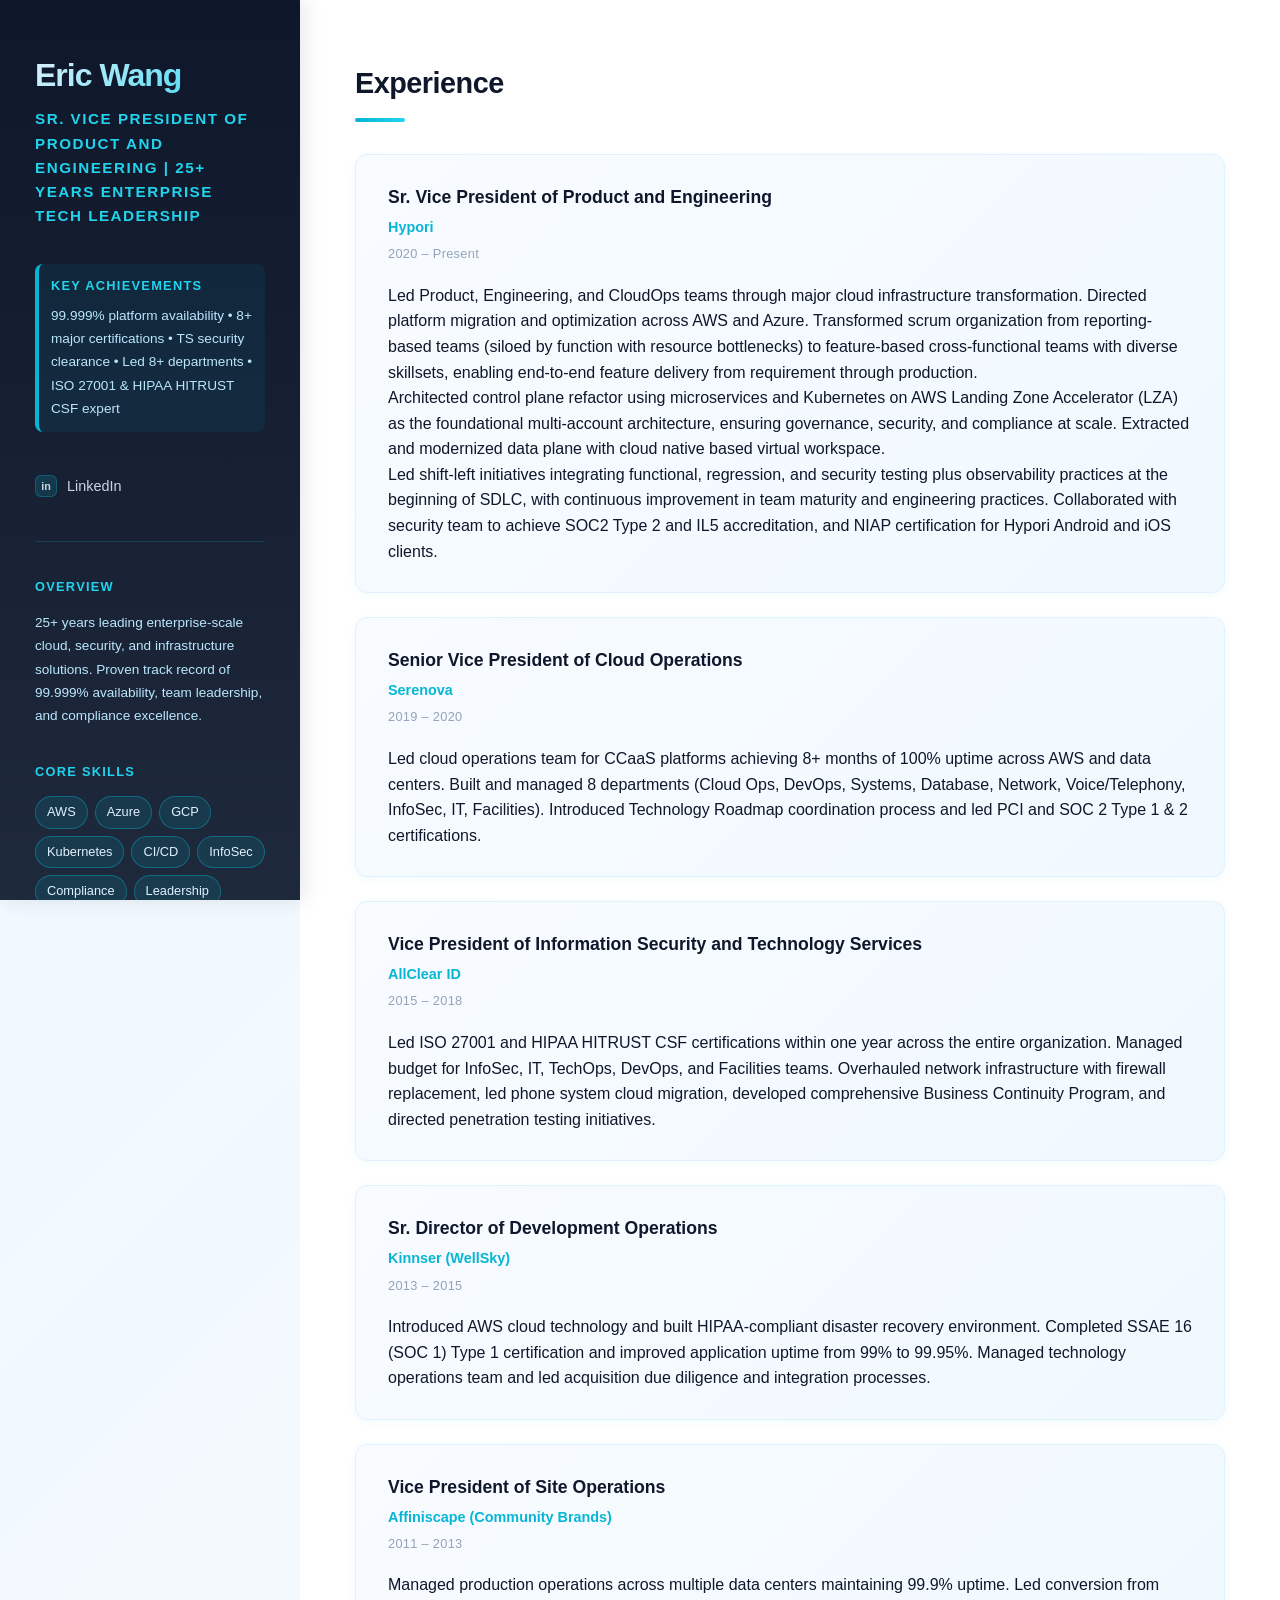
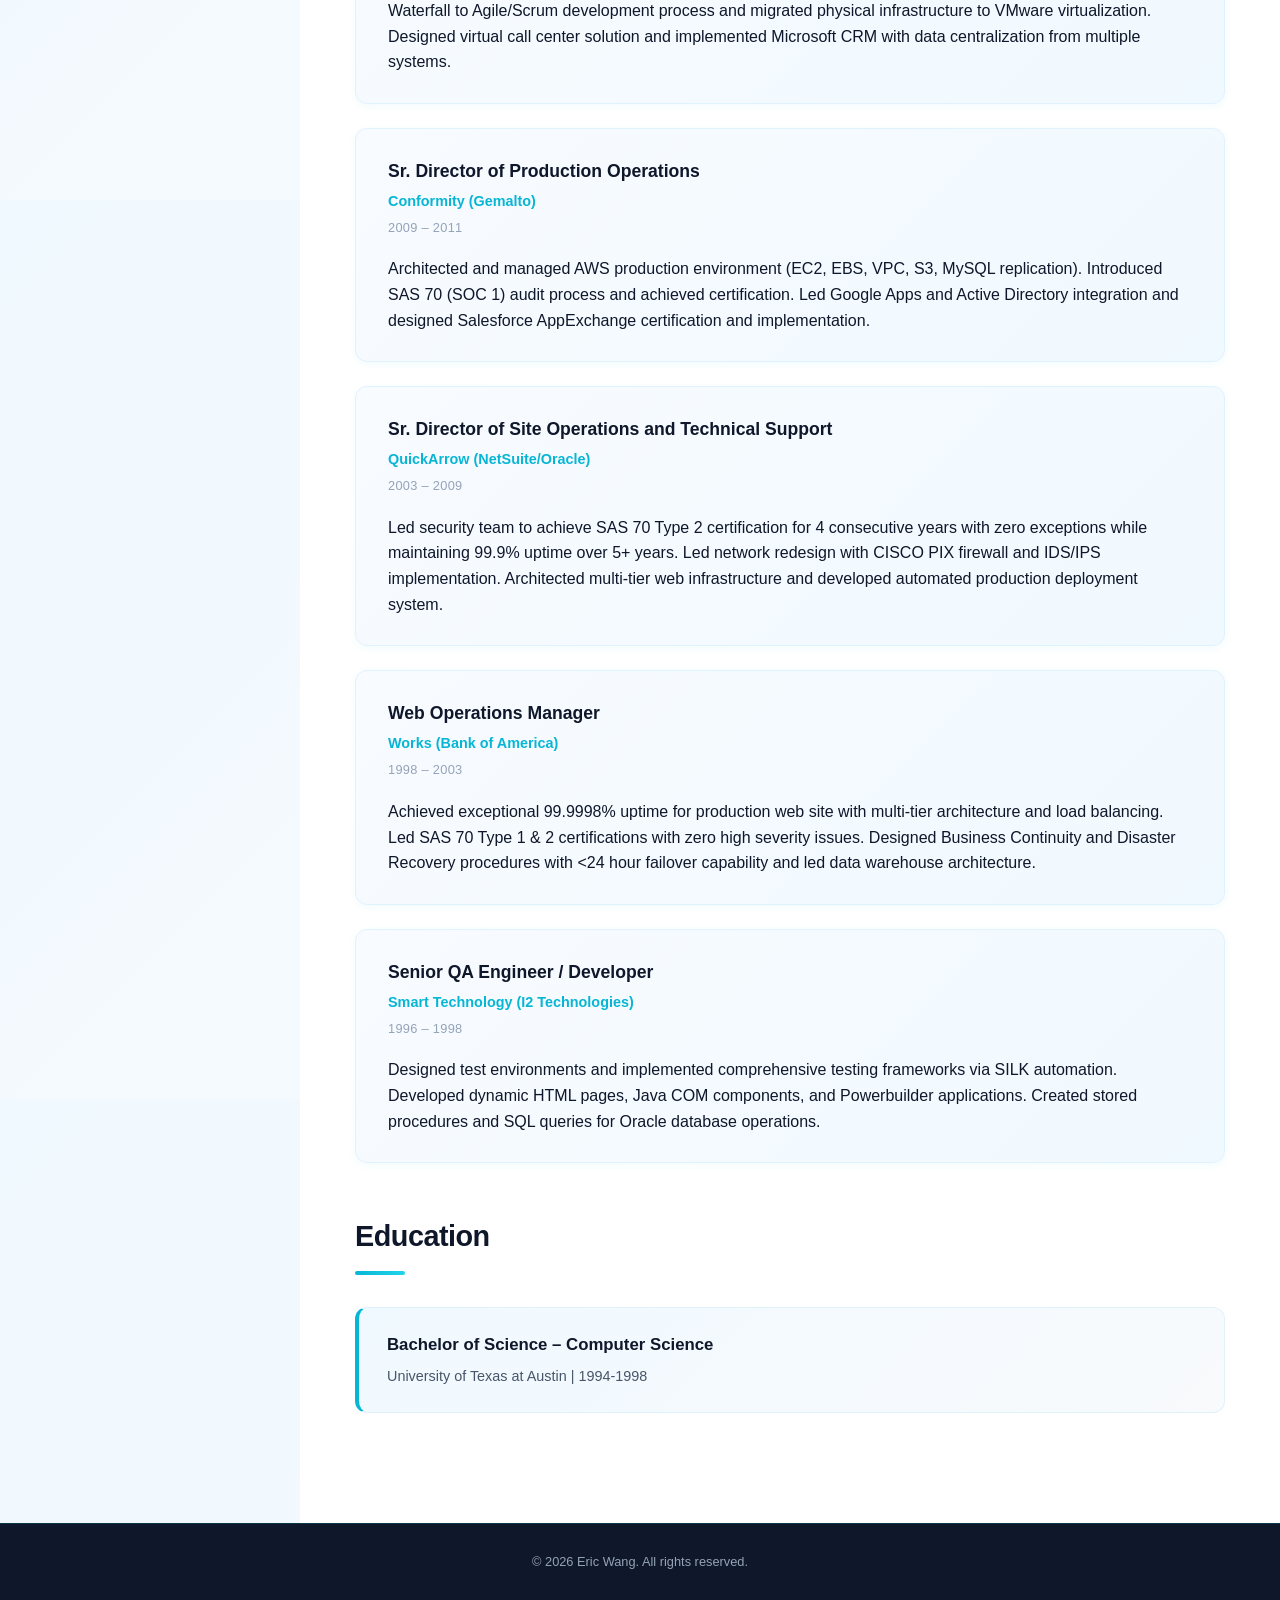
<file: index.html>
<!DOCTYPE html>
<html lang="en">
<head>
    <meta charset="UTF-8">
    <meta name="viewport" content="width=device-width, initial-scale=1.0">
    <meta name="description" content="Sr. VP Product and Engineering with 25+ years leading cloud infrastructure, DevOps, and technology teams. AWS, Azure, Kubernetes, ISO 27001, SOC2, IL5, NIAP certified.">
    <meta name="keywords" content="VP Engineering, Cloud Operations, AWS, Azure, Kubernetes, DevOps, Technical Executive, Information Security, SOC2, ISO 27001">
    <meta name="author" content="Eric Wang">
    <meta property="og:title" content="Eric Wang - Technical Executive Resume">
    <meta property="og:description" content="Sr. VP Product and Engineering | 25+ Years Enterprise Tech Leadership">
    <meta property="og:type" content="website">
    <meta property="og:image" content="https://og-image.vercel.app/Eric%20Wang.png?theme=dark&md=1&fontSize=120px&images=https%3A%2F%2Fassets.vercel.com%2Fimage%2Fupload%2Ffront%2Fassets%2Fdesign%2Fnextjs-black-logo.svg">
    <meta property="og:url" content="https://resume.ericwang.com">
    <title>Eric Wang - Technical Executive Resume</title>
    <link rel="stylesheet" href="style.css">
</head>
<body>
    <div class="wrapper">
        <aside class="sidebar">
            <div class="sidebar-content">
                <h1>Eric Wang</h1>
                <p class="title">Sr. Vice President of Product and Engineering | 25+ Years Enterprise Tech Leadership</p>

                <div class="sidebar-section" style="background: rgba(6, 182, 212, 0.08); border-left: 4px solid var(--accent); border-radius: 8px; padding: 12px;">
                    <h3 style="margin-bottom: 8px;">Key Achievements</h3>
                    <p style="font-size: 0.85em; margin: 0;">99.999% platform availability • 8+ major certifications • TS security clearance • Led 8+ departments • ISO 27001 & HIPAA HITRUST CSF expert</p>
                </div>

                <div class="contact-section">
                    <a href="https://www.linkedin.com/in/ewang" target="_blank" class="contact-link">
                        <span class="icon">in</span> LinkedIn
                    </a>
                </div>

                <div class="sidebar-section">
                    <h3>Overview</h3>
                    <p>25+ years leading enterprise-scale cloud, security, and infrastructure solutions. Proven track record of 99.999% availability, team leadership, and compliance excellence.</p>
                </div>

                <div class="sidebar-section">
                    <h3>Core Skills</h3>
                    <div class="skill-tags">
                        <span>AWS</span>
                        <span>Azure</span>
                        <span>GCP</span>
                        <span>Kubernetes</span>
                        <span>CI/CD</span>
                        <span>InfoSec</span>
                        <span>Compliance</span>
                        <span>Leadership</span>
                    </div>
                </div>

                <div class="sidebar-section">
                    <h3>Certifications</h3>
                    <ul class="cert-list">
                        <li>Top Secret Security Clearance</li>
                        <li>ISO 27001</li>
                        <li>HIPAA/HITRUST CSF</li>
                        <li>SOC 2 Type 1 and 2</li>
                        <li>ITIL</li>
                    </ul>
                </div>
            </div>
        </aside>

        <main class="content">
            <section class="experience">
                <h2>Experience</h2>

                <div class="job">
                    <div class="job-header">
                        <h3>Sr. Vice President of Product and Engineering</h3>
                        <p class="company">Hypori</p>
                        <p class="dates">2020 – Present</p>
                    </div>
                    <p>Led Product, Engineering, and CloudOps teams through major cloud infrastructure transformation. Directed platform migration and optimization across AWS and Azure. Transformed scrum organization from reporting-based teams (siloed by function with resource bottlenecks) to feature-based cross-functional teams with diverse skillsets, enabling end-to-end feature delivery from requirement through production.</p>
                    <p>Architected control plane refactor using microservices and Kubernetes on AWS Landing Zone Accelerator (LZA) as the foundational multi-account architecture, ensuring governance, security, and compliance at scale. Extracted and modernized data plane with cloud native based virtual workspace.</p>
                    <p>Led shift-left initiatives integrating functional, regression, and security testing plus observability practices at the beginning of SDLC, with continuous improvement in team maturity and engineering practices. Collaborated with security team to achieve SOC2 Type 2 and IL5 accreditation, and NIAP certification for Hypori Android and iOS clients.</p>
                </div>

                <div class="job">
                    <div class="job-header">
                        <h3>Senior Vice President of Cloud Operations</h3>
                        <p class="company">Serenova</p>
                        <p class="dates">2019 – 2020</p>
                    </div>
                    <p>Led cloud operations team for CCaaS platforms achieving 8+ months of 100% uptime across AWS and data centers. Built and managed 8 departments (Cloud Ops, DevOps, Systems, Database, Network, Voice/Telephony, InfoSec, IT, Facilities). Introduced Technology Roadmap coordination process and led PCI and SOC 2 Type 1 & 2 certifications.</p>
                </div>

                <div class="job">
                    <div class="job-header">
                        <h3>Vice President of Information Security and Technology Services</h3>
                        <p class="company">AllClear ID</p>
                        <p class="dates">2015 – 2018</p>
                    </div>
                    <p>Led ISO 27001 and HIPAA HITRUST CSF certifications within one year across the entire organization. Managed budget for InfoSec, IT, TechOps, DevOps, and Facilities teams. Overhauled network infrastructure with firewall replacement, led phone system cloud migration, developed comprehensive Business Continuity Program, and directed penetration testing initiatives.</p>
                </div>

                <div class="job">
                    <div class="job-header">
                        <h3>Sr. Director of Development Operations</h3>
                        <p class="company">Kinnser (WellSky)</p>
                        <p class="dates">2013 – 2015</p>
                    </div>
                    <p>Introduced AWS cloud technology and built HIPAA-compliant disaster recovery environment. Completed SSAE 16 (SOC 1) Type 1 certification and improved application uptime from 99% to 99.95%. Managed technology operations team and led acquisition due diligence and integration processes.</p>
                </div>

                <div class="job">
                    <div class="job-header">
                        <h3>Vice President of Site Operations</h3>
                        <p class="company">Affiniscape (Community Brands)</p>
                        <p class="dates">2011 – 2013</p>
                    </div>
                    <p>Managed production operations across multiple data centers maintaining 99.9% uptime. Led conversion from Waterfall to Agile/Scrum development process and migrated physical infrastructure to VMware virtualization. Designed virtual call center solution and implemented Microsoft CRM with data centralization from multiple systems.</p>
                </div>

                <div class="job">
                    <div class="job-header">
                        <h3>Sr. Director of Production Operations</h3>
                        <p class="company">Conformity (Gemalto)</p>
                        <p class="dates">2009 – 2011</p>
                    </div>
                    <p>Architected and managed AWS production environment (EC2, EBS, VPC, S3, MySQL replication). Introduced SAS 70 (SOC 1) audit process and achieved certification. Led Google Apps and Active Directory integration and designed Salesforce AppExchange certification and implementation.</p>
                </div>

                <div class="job">
                    <div class="job-header">
                        <h3>Sr. Director of Site Operations and Technical Support</h3>
                        <p class="company">QuickArrow (NetSuite/Oracle)</p>
                        <p class="dates">2003 – 2009</p>
                    </div>
                    <p>Led security team to achieve SAS 70 Type 2 certification for 4 consecutive years with zero exceptions while maintaining 99.9% uptime over 5+ years. Led network redesign with CISCO PIX firewall and IDS/IPS implementation. Architected multi-tier web infrastructure and developed automated production deployment system.</p>
                </div>

                <div class="job">
                    <div class="job-header">
                        <h3>Web Operations Manager</h3>
                        <p class="company">Works (Bank of America)</p>
                        <p class="dates">1998 – 2003</p>
                    </div>
                    <p>Achieved exceptional 99.9998% uptime for production web site with multi-tier architecture and load balancing. Led SAS 70 Type 1 & 2 certifications with zero high severity issues. Designed Business Continuity and Disaster Recovery procedures with &lt;24 hour failover capability and led data warehouse architecture.</p>
                </div>

                <div class="job">
                    <div class="job-header">
                        <h3>Senior QA Engineer / Developer</h3>
                        <p class="company">Smart Technology (I2 Technologies)</p>
                        <p class="dates">1996 – 1998</p>
                    </div>
                    <p>Designed test environments and implemented comprehensive testing frameworks via SILK automation. Developed dynamic HTML pages, Java COM components, and Powerbuilder applications. Created stored procedures and SQL queries for Oracle database operations.</p>
                </div>
            </section>

            <section class="education">
                <h2>Education</h2>
                <div class="edu-item">
                    <h3>Bachelor of Science – Computer Science</h3>
                    <p>University of Texas at Austin | 1994-1998</p>
                </div>
            </section>
        </main>
    </div>

    <footer>
        <p>&copy; 2026 Eric Wang. All rights reserved.</p>
    </footer>
</body>
</html>
</file>
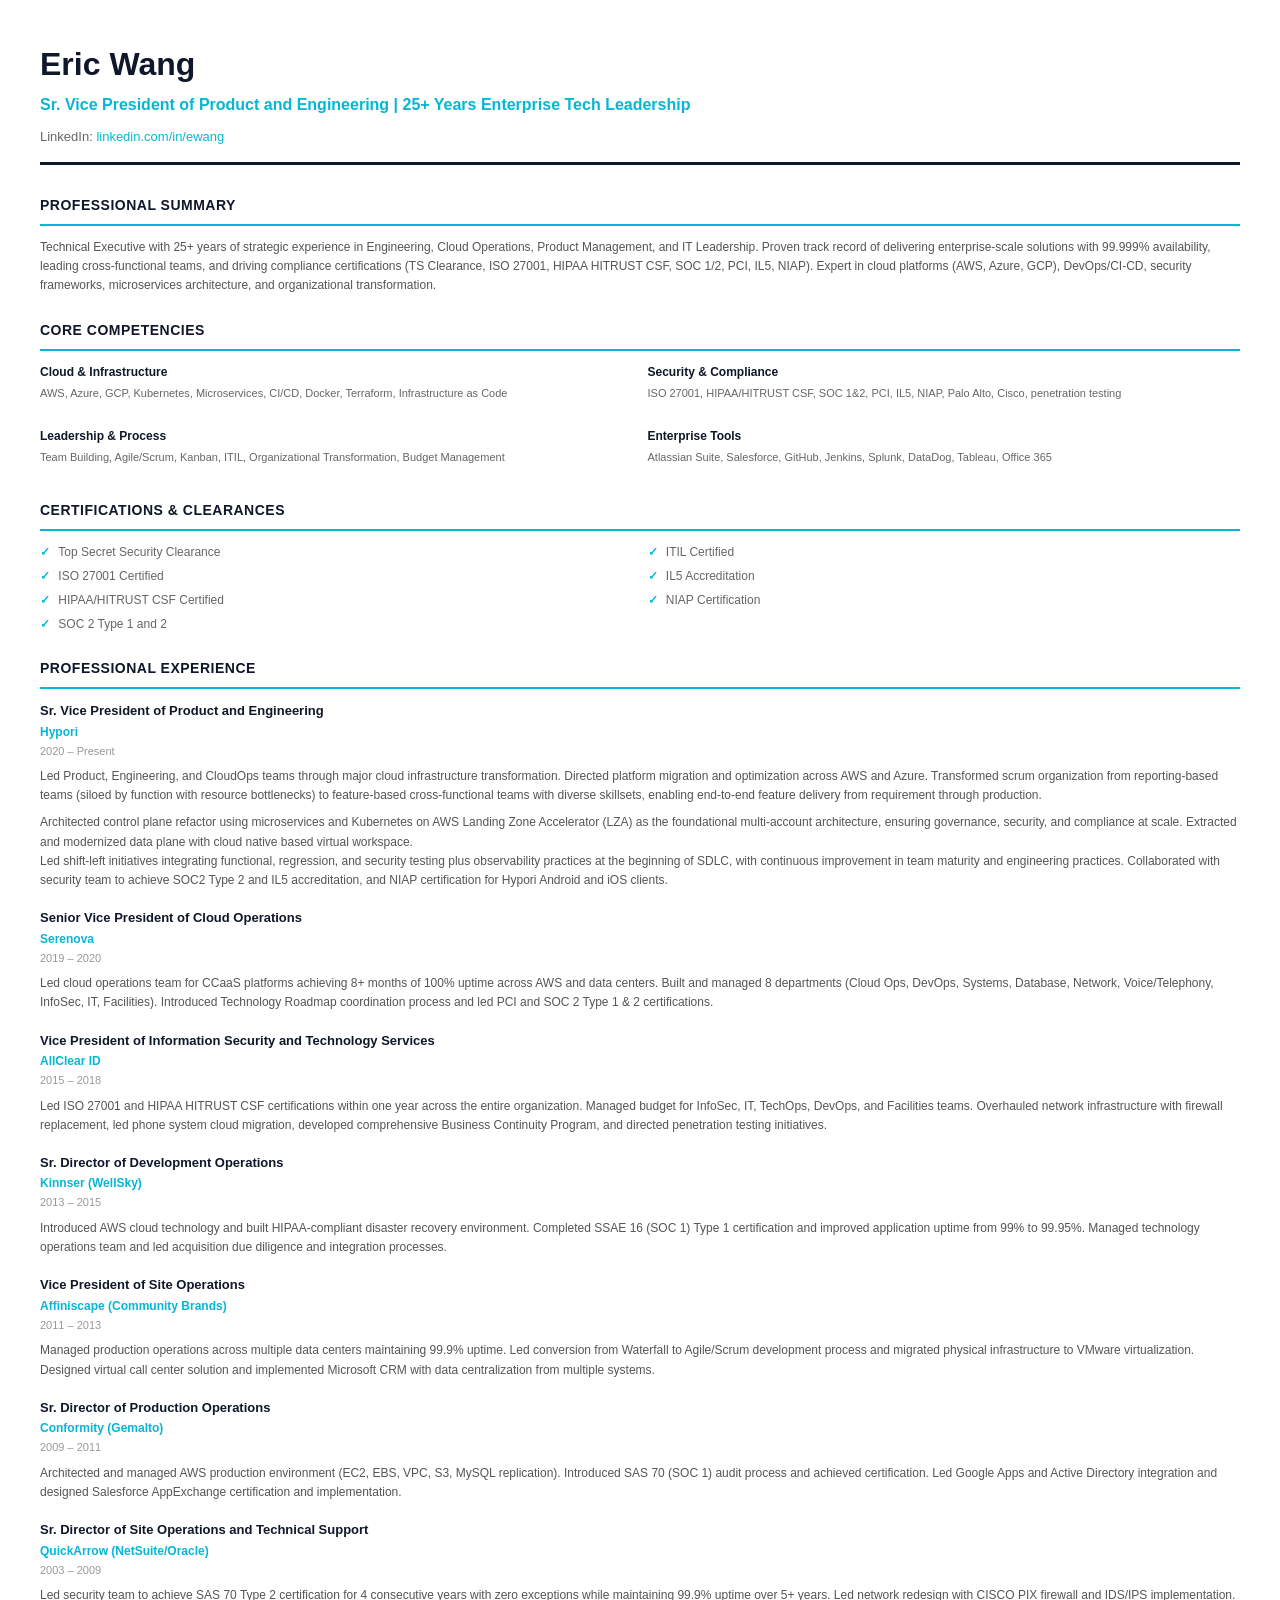
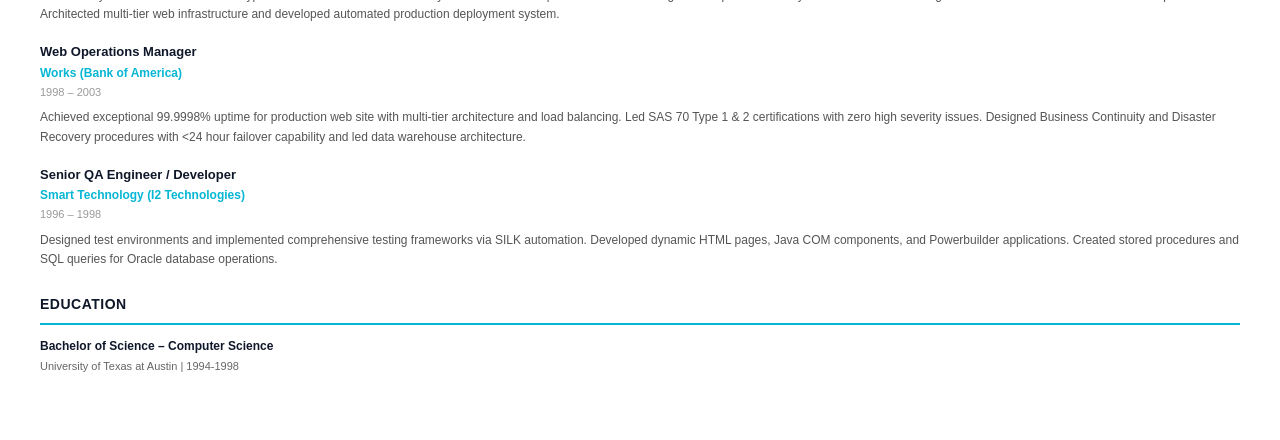
<file: resume.html>
<!DOCTYPE html>
<html lang="en">
<head>
    <meta charset="UTF-8">
    <meta name="viewport" content="width=device-width, initial-scale=1.0">
    <title>Eric Wang - Resume</title>
    <style>
        * {
            margin: 0;
            padding: 0;
            box-sizing: border-box;
        }

        body {
            font-family: 'Segoe UI', Tahoma, Geneva, Verdana, sans-serif;
            line-height: 1.5;
            color: #333;
            padding: 40px;
            background: white;
        }

        header {
            margin-bottom: 30px;
            border-bottom: 3px solid #0f172a;
            padding-bottom: 15px;
        }

        h1 {
            font-size: 32px;
            color: #0f172a;
            margin-bottom: 5px;
        }

        .title {
            font-size: 16px;
            color: #06b6d4;
            font-weight: 600;
            margin-bottom: 10px;
        }

        .contact {
            font-size: 13px;
            color: #666;
        }

        .contact a {
            color: #06b6d4;
            text-decoration: none;
        }

        section {
            margin-bottom: 25px;
        }

        h2 {
            font-size: 14px;
            color: #0f172a;
            text-transform: uppercase;
            font-weight: 700;
            letter-spacing: 0.5px;
            margin-bottom: 12px;
            border-bottom: 2px solid #06b6d4;
            padding-bottom: 8px;
        }

        .job {
            margin-bottom: 18px;
        }

        .job-title {
            font-size: 13px;
            font-weight: 700;
            color: #0f172a;
            margin-bottom: 2px;
        }

        .company {
            font-size: 12px;
            color: #06b6d4;
            font-weight: 600;
            margin-bottom: 2px;
        }

        .dates {
            font-size: 11px;
            color: #999;
            margin-bottom: 8px;
        }

        .job-desc {
            font-size: 12px;
            line-height: 1.6;
            color: #555;
        }

        .skills-grid {
            display: grid;
            grid-template-columns: 1fr 1fr;
            gap: 15px;
            font-size: 12px;
        }

        .skill-category {
            margin-bottom: 10px;
        }

        .skill-category h3 {
            font-size: 12px;
            font-weight: 700;
            color: #0f172a;
            margin-bottom: 4px;
        }

        .skill-category p {
            font-size: 11px;
            color: #666;
            line-height: 1.5;
        }

        .cert-list {
            list-style: none;
            font-size: 12px;
            columns: 2;
            gap: 15px;
        }

        .cert-list li {
            margin-bottom: 6px;
            color: #666;
        }

        .cert-list li:before {
            content: "✓ ";
            color: #06b6d4;
            font-weight: bold;
            margin-right: 5px;
        }

        .edu-item h3 {
            font-size: 12px;
            font-weight: 700;
            color: #0f172a;
            margin-bottom: 3px;
        }

        .edu-item p {
            font-size: 11px;
            color: #666;
        }

        @media print {
            body {
                padding: 20px;
            }
            section {
                page-break-inside: avoid;
            }
        }
    </style>
</head>
<body>
    <header>
        <h1>Eric Wang</h1>
        <p class="title">Sr. Vice President of Product and Engineering | 25+ Years Enterprise Tech Leadership</p>
        <p class="contact">
            LinkedIn: <a href="https://www.linkedin.com/in/ewang/">linkedin.com/in/ewang</a>
        </p>
    </header>

    <section>
        <h2>Professional Summary</h2>
        <p style="font-size: 12px; color: #555; line-height: 1.6;">
            Technical Executive with 25+ years of strategic experience in Engineering, Cloud Operations, Product Management, and IT Leadership. Proven track record of delivering enterprise-scale solutions with 99.999% availability, leading cross-functional teams, and driving compliance certifications (TS Clearance, ISO 27001, HIPAA HITRUST CSF, SOC 1/2, PCI, IL5, NIAP). Expert in cloud platforms (AWS, Azure, GCP), DevOps/CI-CD, security frameworks, microservices architecture, and organizational transformation.
        </p>
    </section>

    <section>
        <h2>Core Competencies</h2>
        <div class="skills-grid">
            <div class="skill-category">
                <h3>Cloud & Infrastructure</h3>
                <p>AWS, Azure, GCP, Kubernetes, Microservices, CI/CD, Docker, Terraform, Infrastructure as Code</p>
            </div>
            <div class="skill-category">
                <h3>Security & Compliance</h3>
                <p>ISO 27001, HIPAA/HITRUST CSF, SOC 1&2, PCI, IL5, NIAP, Palo Alto, Cisco, penetration testing</p>
            </div>
            <div class="skill-category">
                <h3>Leadership & Process</h3>
                <p>Team Building, Agile/Scrum, Kanban, ITIL, Organizational Transformation, Budget Management</p>
            </div>
            <div class="skill-category">
                <h3>Enterprise Tools</h3>
                <p>Atlassian Suite, Salesforce, GitHub, Jenkins, Splunk, DataDog, Tableau, Office 365</p>
            </div>
        </div>
    </section>

    <section>
        <h2>Certifications & Clearances</h2>
        <ul class="cert-list">
            <li>Top Secret Security Clearance</li>
            <li>ISO 27001 Certified</li>
            <li>HIPAA/HITRUST CSF Certified</li>
            <li>SOC 2 Type 1 and 2</li>
            <li>ITIL Certified</li>
            <li>IL5 Accreditation</li>
            <li>NIAP Certification</li>
        </ul>
    </section>

    <section>
        <h2>Professional Experience</h2>

        <div class="job">
            <div class="job-title">Sr. Vice President of Product and Engineering</div>
            <div class="company">Hypori</div>
            <div class="dates">2020 – Present</div>
            <div class="job-desc">
                <p style="margin-bottom: 8px;">Led Product, Engineering, and CloudOps teams through major cloud infrastructure transformation. Directed platform migration and optimization across AWS and Azure. Transformed scrum organization from reporting-based teams (siloed by function with resource bottlenecks) to feature-based cross-functional teams with diverse skillsets, enabling end-to-end feature delivery from requirement through production.</p>
                <p>Architected control plane refactor using microservices and Kubernetes on AWS Landing Zone Accelerator (LZA) as the foundational multi-account architecture, ensuring governance, security, and compliance at scale. Extracted and modernized data plane with cloud native based virtual workspace.</p>
                <p>Led shift-left initiatives integrating functional, regression, and security testing plus observability practices at the beginning of SDLC, with continuous improvement in team maturity and engineering practices. Collaborated with security team to achieve SOC2 Type 2 and IL5 accreditation, and NIAP certification for Hypori Android and iOS clients.</p>
            </div>
        </div>

        <div class="job">
            <div class="job-title">Senior Vice President of Cloud Operations</div>
            <div class="company">Serenova</div>
            <div class="dates">2019 – 2020</div>
            <div class="job-desc">Led cloud operations team for CCaaS platforms achieving 8+ months of 100% uptime across AWS and data centers. Built and managed 8 departments (Cloud Ops, DevOps, Systems, Database, Network, Voice/Telephony, InfoSec, IT, Facilities). Introduced Technology Roadmap coordination process and led PCI and SOC 2 Type 1 & 2 certifications.</div>
        </div>

        <div class="job">
            <div class="job-title">Vice President of Information Security and Technology Services</div>
            <div class="company">AllClear ID</div>
            <div class="dates">2015 – 2018</div>
            <div class="job-desc">Led ISO 27001 and HIPAA HITRUST CSF certifications within one year across the entire organization. Managed budget for InfoSec, IT, TechOps, DevOps, and Facilities teams. Overhauled network infrastructure with firewall replacement, led phone system cloud migration, developed comprehensive Business Continuity Program, and directed penetration testing initiatives.</div>
        </div>

        <div class="job">
            <div class="job-title">Sr. Director of Development Operations</div>
            <div class="company">Kinnser (WellSky)</div>
            <div class="dates">2013 – 2015</div>
            <div class="job-desc">Introduced AWS cloud technology and built HIPAA-compliant disaster recovery environment. Completed SSAE 16 (SOC 1) Type 1 certification and improved application uptime from 99% to 99.95%. Managed technology operations team and led acquisition due diligence and integration processes.</div>
        </div>

        <div class="job">
            <div class="job-title">Vice President of Site Operations</div>
            <div class="company">Affiniscape (Community Brands)</div>
            <div class="dates">2011 – 2013</div>
            <div class="job-desc">Managed production operations across multiple data centers maintaining 99.9% uptime. Led conversion from Waterfall to Agile/Scrum development process and migrated physical infrastructure to VMware virtualization. Designed virtual call center solution and implemented Microsoft CRM with data centralization from multiple systems.</div>
        </div>

        <div class="job">
            <div class="job-title">Sr. Director of Production Operations</div>
            <div class="company">Conformity (Gemalto)</div>
            <div class="dates">2009 – 2011</div>
            <div class="job-desc">Architected and managed AWS production environment (EC2, EBS, VPC, S3, MySQL replication). Introduced SAS 70 (SOC 1) audit process and achieved certification. Led Google Apps and Active Directory integration and designed Salesforce AppExchange certification and implementation.</div>
        </div>

        <div class="job">
            <div class="job-title">Sr. Director of Site Operations and Technical Support</div>
            <div class="company">QuickArrow (NetSuite/Oracle)</div>
            <div class="dates">2003 – 2009</div>
            <div class="job-desc">Led security team to achieve SAS 70 Type 2 certification for 4 consecutive years with zero exceptions while maintaining 99.9% uptime over 5+ years. Led network redesign with CISCO PIX firewall and IDS/IPS implementation. Architected multi-tier web infrastructure and developed automated production deployment system.</div>
        </div>

        <div class="job">
            <div class="job-title">Web Operations Manager</div>
            <div class="company">Works (Bank of America)</div>
            <div class="dates">1998 – 2003</div>
            <div class="job-desc">Achieved exceptional 99.9998% uptime for production web site with multi-tier architecture and load balancing. Led SAS 70 Type 1 & 2 certifications with zero high severity issues. Designed Business Continuity and Disaster Recovery procedures with &lt;24 hour failover capability and led data warehouse architecture.</div>
        </div>

        <div class="job">
            <div class="job-title">Senior QA Engineer / Developer</div>
            <div class="company">Smart Technology (I2 Technologies)</div>
            <div class="dates">1996 – 1998</div>
            <div class="job-desc">Designed test environments and implemented comprehensive testing frameworks via SILK automation. Developed dynamic HTML pages, Java COM components, and Powerbuilder applications. Created stored procedures and SQL queries for Oracle database operations.</div>
        </div>
    </section>

    <section>
        <h2>Education</h2>
        <div class="edu-item">
            <h3>Bachelor of Science – Computer Science</h3>
            <p>University of Texas at Austin | 1994-1998</p>
        </div>
    </section>
</body>
</html>
</file>
<file: style.css>
* {
    margin: 0;
    padding: 0;
    box-sizing: border-box;
}

:root {
    --primary: #0f172a;
    --secondary: #1e293b;
    --accent: #06b6d4;
    --accent-light: #22d3ee;
    --text: #0f172a;
    --text-light: #475569;
    --text-lighter: #94a3b8;
    --bg: #f0f9ff;
    --white: #ffffff;
    --border: #e0f2fe;
    --shadow: 0 10px 30px rgba(15, 23, 42, 0.1);
    --shadow-lg: 0 20px 40px rgba(15, 23, 42, 0.15);
}

html, body {
    height: 100%;
}

body {
    font-family: 'Segoe UI', -apple-system, BlinkMacSystemFont, 'Helvetica Neue', Arial, sans-serif;
    line-height: 1.6;
    color: var(--text);
    background: linear-gradient(135deg, #f0f9ff 0%, #f8fafc 100%);
}

.wrapper {
    display: grid;
    grid-template-columns: 300px 1fr;
    min-height: 100vh;
    max-width: 1500px;
    margin: 0 auto;
    gap: 0;
}

/* Sidebar */
.sidebar {
    background: linear-gradient(180deg, var(--primary) 0%, var(--secondary) 100%);
    color: #e0f2fe;
    padding: 50px 35px;
    position: sticky;
    top: 0;
    height: 100vh;
    overflow-y: auto;
    box-shadow: 4px 0 20px rgba(0, 0, 0, 0.1);
}

.sidebar::-webkit-scrollbar {
    width: 6px;
}

.sidebar::-webkit-scrollbar-track {
    background: rgba(255, 255, 255, 0.05);
}

.sidebar::-webkit-scrollbar-thumb {
    background: var(--accent);
    border-radius: 3px;
}

.sidebar-content h1 {
    font-size: 2em;
    margin-bottom: 6px;
    font-weight: 800;
    letter-spacing: -1px;
    background: linear-gradient(135deg, #e0f2fe 0%, var(--accent-light) 100%);
    -webkit-background-clip: text;
    -webkit-text-fill-color: transparent;
    background-clip: text;
}

.title {
    font-size: 0.95em;
    color: var(--accent-light);
    margin-bottom: 35px;
    font-weight: 600;
    text-transform: uppercase;
    letter-spacing: 0.1em;
}

.contact-section {
    display: flex;
    flex-direction: column;
    gap: 12px;
    margin-bottom: 35px;
    padding-bottom: 35px;
    border-bottom: 1px solid rgba(6, 182, 212, 0.2);
}

.contact-link {
    display: flex;
    align-items: center;
    gap: 10px;
    color: #cbd5e0;
    text-decoration: none;
    font-size: 0.9em;
    transition: all 0.3s ease;
    padding: 8px 0;
}

.contact-link:hover {
    color: var(--accent-light);
    transform: translateX(4px);
}

.contact-link .icon {
    display: inline-flex;
    align-items: center;
    justify-content: center;
    width: 22px;
    height: 22px;
    background: linear-gradient(135deg, rgba(6, 182, 212, 0.2) 0%, rgba(34, 211, 238, 0.1) 100%);
    border-radius: 6px;
    font-size: 0.75em;
    font-weight: 700;
    border: 1px solid rgba(6, 182, 212, 0.3);
}

.sidebar-section {
    margin-bottom: 35px;
}

.sidebar-section h3 {
    font-size: 0.8em;
    text-transform: uppercase;
    letter-spacing: 0.1em;
    color: var(--accent-light);
    margin-bottom: 14px;
    font-weight: 700;
}

.sidebar-section p {
    font-size: 0.85em;
    line-height: 1.7;
    color: #bae6fd;
}

.skill-tags {
    display: flex;
    flex-wrap: wrap;
    gap: 7px;
}

.skill-tags span {
    display: inline-block;
    background: rgba(6, 182, 212, 0.12);
    color: #e0f2fe;
    padding: 5px 11px;
    border-radius: 20px;
    font-size: 0.8em;
    border: 1px solid rgba(6, 182, 212, 0.4);
    transition: all 0.2s ease;
}

.skill-tags span:hover {
    background: rgba(6, 182, 212, 0.2);
    border-color: rgba(6, 182, 212, 0.6);
}

.cert-list {
    list-style: none;
    font-size: 0.85em;
    color: #cbd5e0;
}

.cert-list li {
    padding: 6px 0;
    display: flex;
    align-items: flex-start;
    gap: 8px;
    transition: all 0.2s ease;
}

.cert-list li:hover {
    color: var(--accent-light);
    padding-left: 4px;
}

.cert-list li:before {
    content: "→";
    color: var(--accent-light);
    font-weight: bold;
    flex-shrink: 0;
}

/* Main Content */
.content {
    background: var(--white);
    padding: 60px 55px;
    overflow-y: auto;
}

section {
    margin-bottom: 50px;
}

section h2 {
    font-size: 1.8em;
    color: var(--primary);
    margin-bottom: 32px;
    font-weight: 800;
    letter-spacing: -0.5px;
    position: relative;
    padding-bottom: 16px;
}

section h2:after {
    content: '';
    position: absolute;
    bottom: 0;
    left: 0;
    width: 50px;
    height: 4px;
    background: linear-gradient(90deg, var(--accent) 0%, var(--accent-light) 100%);
    border-radius: 2px;
}

/* Experience */
.experience .job {
    background: linear-gradient(135deg, #f8fbff 0%, #f0f9ff 100%);
    border: 1px solid var(--border);
    border-radius: 12px;
    padding: 28px 32px;
    margin-bottom: 24px;
    transition: all 0.3s ease;
    box-shadow: 0 2px 8px rgba(6, 182, 212, 0.06);
}

.experience .job:hover {
    border-color: var(--accent);
    box-shadow: 0 12px 24px rgba(6, 182, 212, 0.12);
    transform: translateY(-4px);
}

.job-header {
    margin-bottom: 18px;
}

.job-header h3 {
    font-size: 1.1em;
    color: var(--primary);
    margin-bottom: 5px;
    font-weight: 700;
}

.job-header .company {
    font-size: 0.9em;
    color: var(--accent);
    font-weight: 600;
    margin-bottom: 5px;
}

.job-header .dates {
    font-size: 0.8em;
    color: var(--text-lighter);
    font-weight: 500;
    letter-spacing: 0.3px;
}

.job ul {
    list-style: none;
    margin-left: 0;
}

.job li {
    padding-left: 22px;
    margin-bottom: 11px;
    color: var(--text-light);
    position: relative;
    line-height: 1.7;
    font-size: 0.93em;
}

.job li:before {
    content: "◆";
    position: absolute;
    left: 0;
    color: var(--accent);
    font-size: 0.6em;
    top: 6px;
}

/* Education */
.education .edu-item {
    background: linear-gradient(135deg, #f0f9ff 0%, #f8fafc 100%);
    border: 1px solid var(--border);
    border-radius: 12px;
    padding: 24px 28px;
    border-left: 4px solid var(--accent);
}

.edu-item h3 {
    font-size: 1.05em;
    color: var(--primary);
    margin-bottom: 6px;
    font-weight: 700;
}

.edu-item p {
    color: var(--text-light);
    font-size: 0.9em;
}

/* Footer */
footer {
    background: var(--primary);
    color: var(--text-lighter);
    padding: 28px;
    text-align: center;
    font-size: 0.8em;
    border-top: 1px solid rgba(6, 182, 212, 0.2);
}

/* Responsive */
@media (max-width: 1200px) {
    .wrapper {
        grid-template-columns: 280px 1fr;
    }

    .sidebar {
        padding: 45px 28px;
    }

    .content {
        padding: 50px 40px;
    }
}

@media (max-width: 768px) {
    .wrapper {
        grid-template-columns: 1fr;
        min-height: auto;
    }

    .sidebar {
        position: static;
        height: auto;
        padding: 35px 24px;
        box-shadow: 0 4px 12px rgba(0, 0, 0, 0.08);
    }

    .sidebar-content h1 {
        font-size: 1.7em;
    }

    .content {
        padding: 40px 24px;
    }

    section h2 {
        font-size: 1.5em;
    }

    .job-header h3 {
        font-size: 1em;
    }

    .experience .job {
        padding: 22px 24px;
    }
}

@media (max-width: 480px) {
    .sidebar {
        padding: 28px 16px;
    }

    .content {
        padding: 28px 16px;
    }

    .sidebar-content h1 {
        font-size: 1.5em;
    }

    section h2 {
        font-size: 1.3em;
    }

    .job li {
        font-size: 0.85em;
        margin-bottom: 9px;
    }
}

/* Print */
@media print {
    body {
        background: var(--white);
    }

    .wrapper {
        display: block;
        max-width: 100%;
    }

    .sidebar {
        page-break-after: avoid;
    }

    .content {
        padding: 0;
    }

    footer {
        display: none;
    }

    .experience .job {
        box-shadow: none;
        border: 1px solid #ddd;
    }
}
</file>
